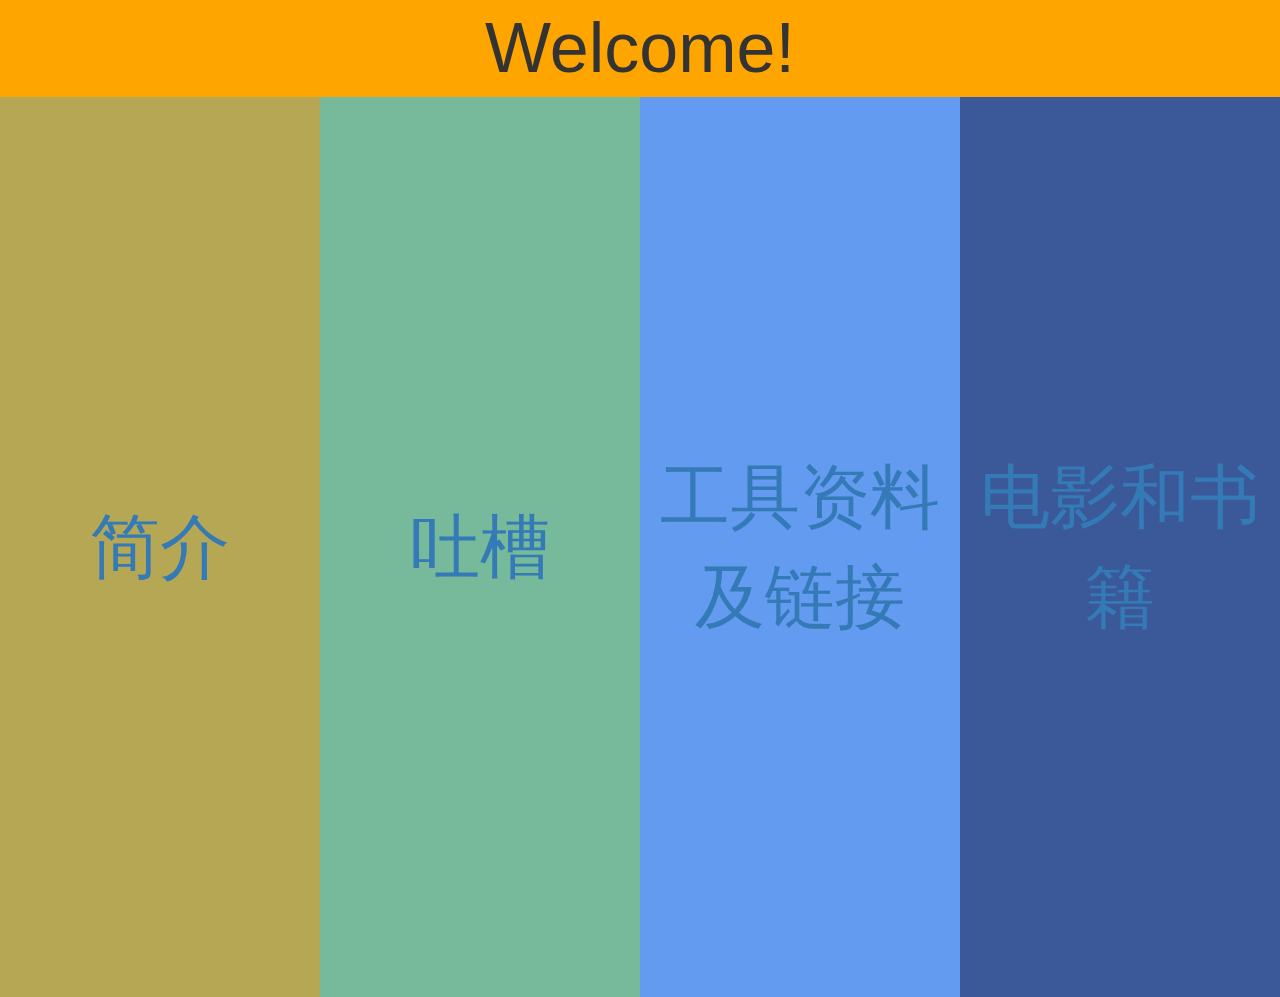
<file: code/index.html>
<!doctype html>
<html>
	<head>
		<meta charset="utf-8">
		<meta name="viewport" content="width=device-width,initial-scale=1">
		<title>personal page</title>
		<link rel="stylesheet" href="css/bootstrap.min.css">
		<link rel="stylesheet" href="css/style.css">
	</head>
	<body>
		<h1 id="banner">Welcome!</h1>
		<a href="html/fake_personal_information.html" class="col-xs-12 col-sm-6 col-md-6 col-lg-3" id="fake_personal_information">
			<div class="lie_middle">简介</div>
		</a>
		<a href="html/essay.html" class="col-xs-12 col-sm-6 col-md-6 col-lg-3" id="essay">
			<div class="lie_middle">吐槽</div>
		</a>
		<a href="html/useful_material_and_links_to_them.html" class="col-xs-12 col-sm-6 col-md-6 col-lg-3" id="useful_material_and_links_to_them">
			<div class="lie_middle">工具资料及链接</div>
		</a>
		<a href="html/intresting_films_and_books.html" class="col-xs-12 col-sm-6 col-md-6 col-lg-3" id="intresting_films_and_books">
			<div class="lie_middle">电影和书籍</div>
		</a>
			<script src="js/jquery-2.1.4.min.js"></script>
			<script src="js/bootstrap.min.js"></script>
			<script src="js/ajax-utils.js"></script>
			<script src="js/script.js"></script>
			<!-- <script>
				var height = document.querySelector("#banner").clientHeight;
				alert(window.screen.height);
				document.querySelector("#fake_personal_information").style.height = Number(window.screen.height).toString() + "px";
			</script> -->
	</body>
</html>
</file>
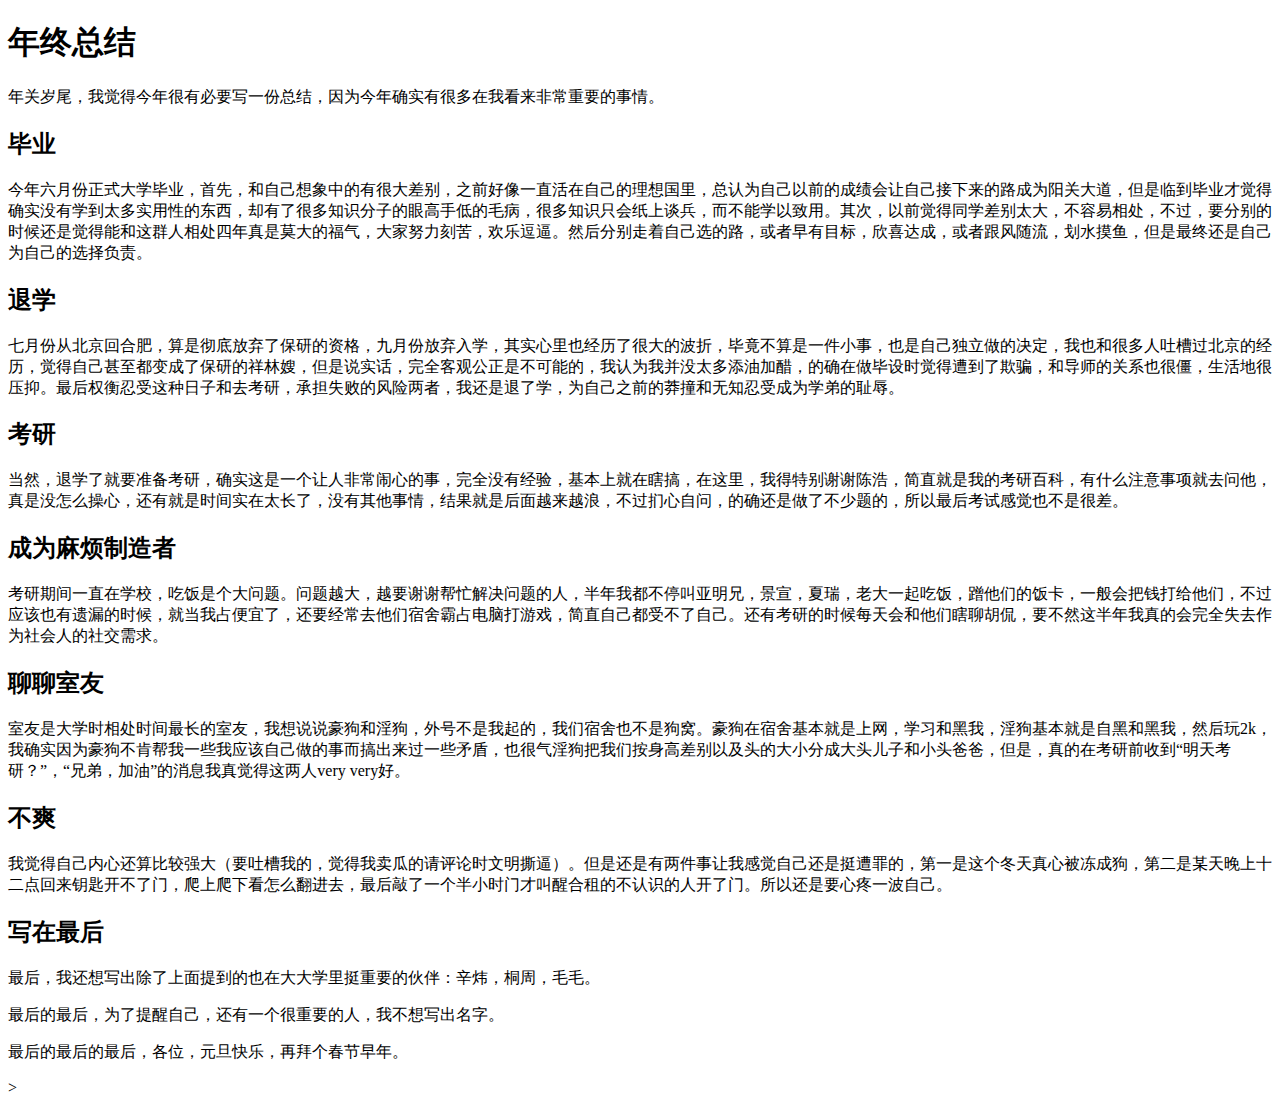
<file: summary/年终总结.html>
<!DOCTYPE html>
<html>
<head>
	<title>年终总结</title>
</head>
<body>
	<h1>年终总结</h1>

<p>年关岁尾，我觉得今年很有必要写一份总结，因为今年确实有很多在我看来非常重要的事情。</p>

<h2>毕业</h2>

<p>今年六月份正式大学毕业，首先，和自己想象中的有很大差别，之前好像一直活在自己的理想国里，总认为自己以前的成绩会让自己接下来的路成为阳关大道，但是临到毕业才觉得确实没有学到太多实用性的东西，却有了很多知识分子的眼高手低的毛病，很多知识只会纸上谈兵，而不能学以致用。其次，以前觉得同学差别太大，不容易相处，不过，要分别的时候还是觉得能和这群人相处四年真是莫大的福气，大家努力刻苦，欢乐逗逼。然后分别走着自己选的路，或者早有目标，欣喜达成，或者跟风随流，划水摸鱼，但是最终还是自己为自己的选择负责。</p>

<h2>退学</h2>

<p>七月份从北京回合肥，算是彻底放弃了保研的资格，九月份放弃入学，其实心里也经历了很大的波折，毕竟不算是一件小事，也是自己独立做的决定，我也和很多人吐槽过北京的经历，觉得自己甚至都变成了保研的祥林嫂，但是说实话，完全客观公正是不可能的，我认为我并没太多添油加醋，的确在做毕设时觉得遭到了欺骗，和导师的关系也很僵，生活地很压抑。最后权衡忍受这种日子和去考研，承担失败的风险两者，我还是退了学，为自己之前的莽撞和无知忍受成为学弟的耻辱。</p>

<h2>考研</h2>

<p>当然，退学了就要准备考研，确实这是一个让人非常闹心的事，完全没有经验，基本上就在瞎搞，在这里，我得特别谢谢陈浩，简直就是我的考研百科，有什么注意事项就去问他，真是没怎么操心，还有就是时间实在太长了，没有其他事情，结果就是后面越来越浪，不过扪心自问，的确还是做了不少题的，所以最后考试感觉也不是很差。</p>

<h2>成为麻烦制造者</h2>

<p>考研期间一直在学校，吃饭是个大问题。问题越大，越要谢谢帮忙解决问题的人，半年我都不停叫亚明兄，景宣，夏瑞，老大一起吃饭，蹭他们的饭卡，一般会把钱打给他们，不过应该也有遗漏的时候，就当我占便宜了，还要经常去他们宿舍霸占电脑打游戏，简直自己都受不了自己。还有考研的时候每天会和他们瞎聊胡侃，要不然这半年我真的会完全失去作为社会人的社交需求。</p>

<h2>聊聊室友</h2>

<p>室友是大学时相处时间最长的室友，我想说说豪狗和淫狗，外号不是我起的，我们宿舍也不是狗窝。豪狗在宿舍基本就是上网，学习和黑我，淫狗基本就是自黑和黑我，然后玩2k，我确实因为豪狗不肯帮我一些我应该自己做的事而搞出来过一些矛盾，也很气淫狗把我们按身高差别以及头的大小分成大头儿子和小头爸爸，但是，真的在考研前收到“明天考研？”，“兄弟，加油”的消息我真觉得这两人very very好。</p>

<h2>不爽</h2>

<p>我觉得自己内心还算比较强大（要吐槽我的，觉得我卖瓜的请评论时文明撕逼）。但是还是有两件事让我感觉自己还是挺遭罪的，第一是这个冬天真心被冻成狗，第二是某天晚上十二点回来钥匙开不了门，爬上爬下看怎么翻进去，最后敲了一个半小时门才叫醒合租的不认识的人开了门。所以还是要心疼一波自己。</p>

<h2>写在最后</h2>

<p>最后，我还想写出除了上面提到的也在大大学里挺重要的伙伴：辛炜，桐周，毛毛。</p>

<p>最后的最后，为了提醒自己，还有一个很重要的人，我不想写出名字。</p>

<p>最后的最后的最后，各位，元旦快乐，再拜个春节早年。</p>


</body>
</html>>
</file>
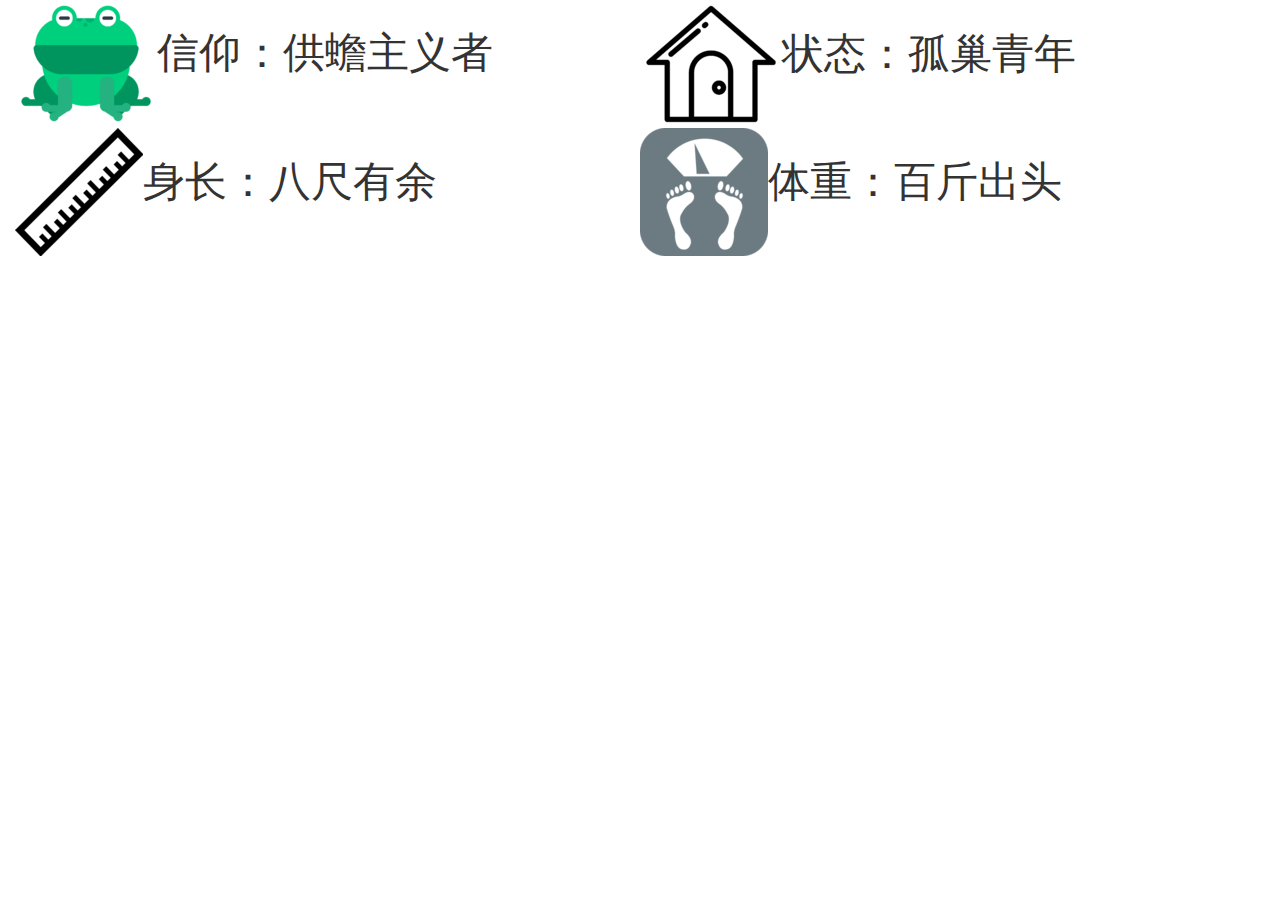
<file: code/html/fake_personal_information.html>
<!doctype html>
<html>
<head>
		<meta charset="utf-8">
		<meta name="viewport" content="width=device-width,initial-scale=1">
		<title>personal page</title>
		<link rel="stylesheet" href="../css/bootstrap.min.css">
		<link rel="stylesheet" href="../css/style.css">
	<title>fake_personal_information</title>
</head>
<body>
	<div class="container-fluid">
		<div calss="row">
			<div class="col-lg-6 col-md-6">
				<img id="belief" src="../image/frog.png" alt="frog"><span>信仰：供蟾主义者</span>
			</div>

			<div class="col-lg-6 col-md-6">
				<img id="house" src="../image/house.png" alt="house"><span>状态：孤巢青年</span>
			</div>

			<div class="col-lg-6 col-md-6">
				<img id="tall" src="../image/ruler.png" alt="tall"><span>身长：八尺有余</span>
			</div>

			<div class="col-lg-6 col-md-6">
				<img id="weight" src="../image/scales.png" alt="weight"><span>体重：百斤出头</span>
			</div>

		</div>
	</div>
			<script src="../js/jquery-2.1.4.min.js"></script>
			<script src="../js/bootstrap.min.js"></script>
			<script src="../js/script.js"></script>
</body>
</html>
</file>
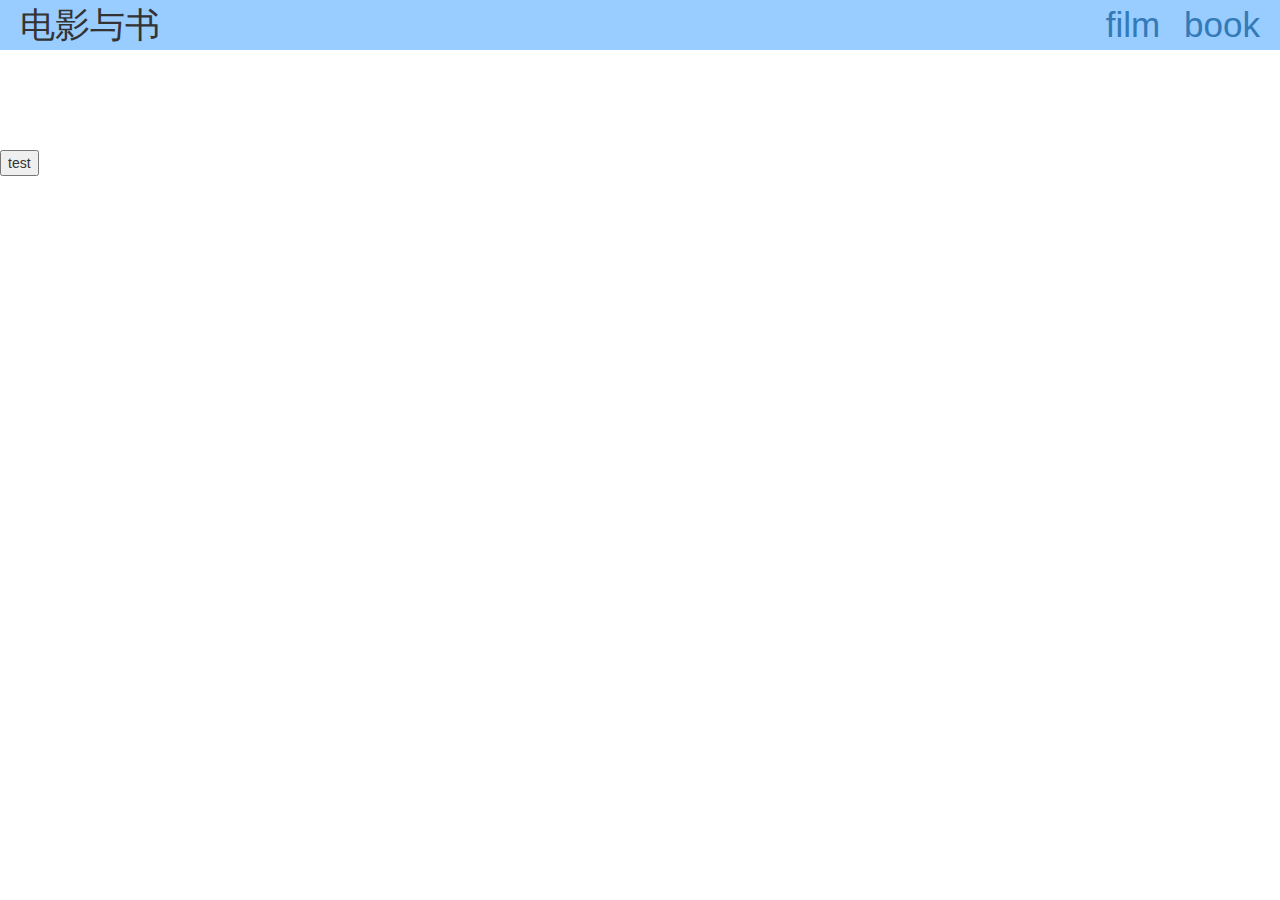
<file: code/html/intresting_films_and_books.html>
<!DOCTYPE html>
<html>
<head>
	<meta charset="utf-8">
	<meta name="viewport" content="width=device-width,initial-scale=1">
	<title>personal page</title>
	<link rel="stylesheet" href="../css/bootstrap.min.css">
	<link rel="stylesheet" href="../css/style.css">
	<title>intresting_films_and_books.html</title>
</head>
<body>
	<header>
		<div class="header-left">电影与书</div>
		<div class="header-right">
			<a href="#" id="films">film</a>
			<a href="#" id="books">book</a>
		</div>
	</header>
	<div class="films_and_books_container">
	</div>

	<button>
		test
	</button>

	<script src="../js/jquery-2.1.4.min.js"></script>
	<script src="../js/bootstrap.min.js"></script>
	<script src="../js/ajax-utils.js"></script>
	<script src="../js/filmsscript.js"></script>
</body>
</body>
</html>
</file>
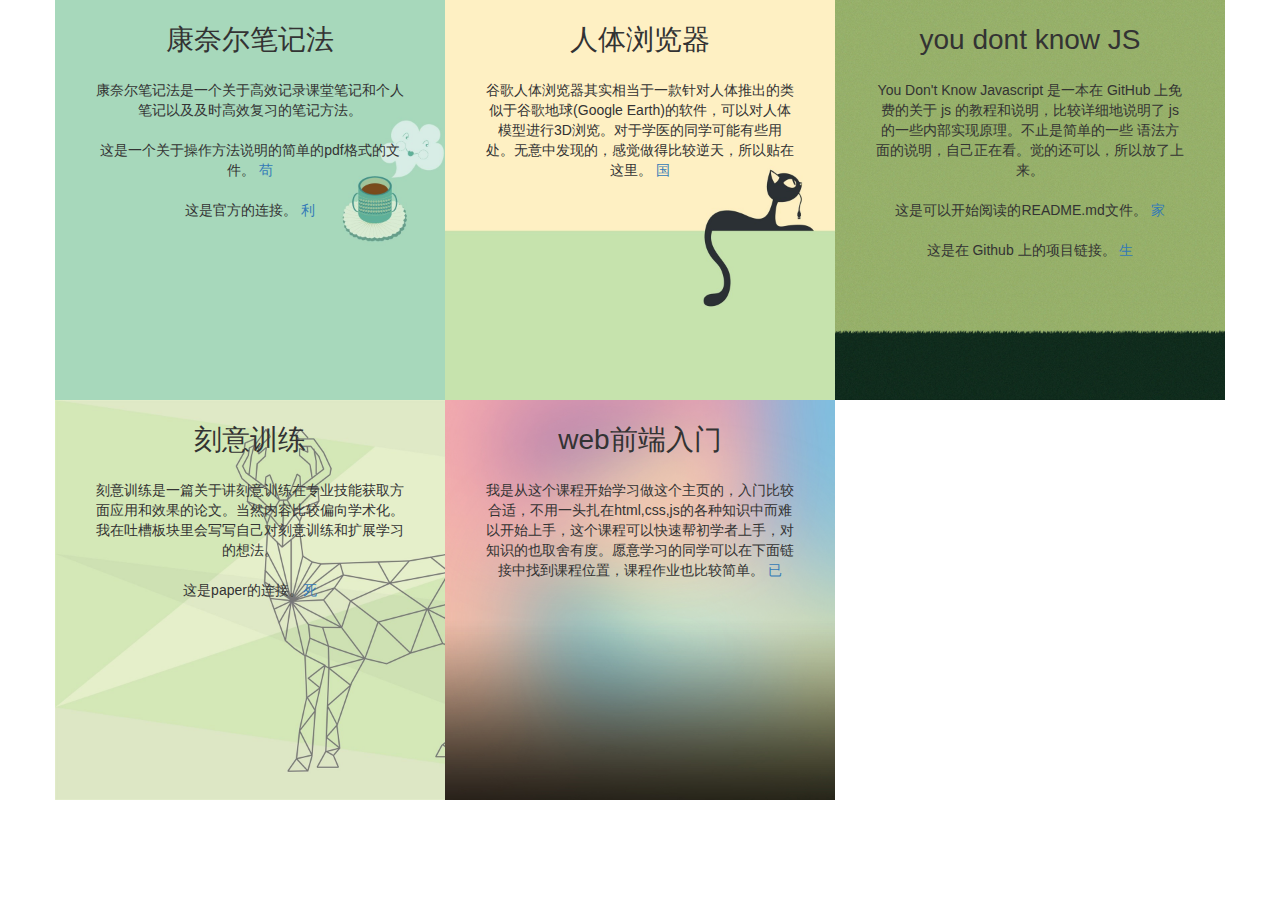
<file: code/html/useful_material_and_links_to_them.html>
<!DOCTYPE html>
<html>
<head>
	<meta charset="utf-8">
	<meta name="viewport" content="width=device-width,initial-scale=1">
	<title>personal page</title>
	<link rel="stylesheet" href="../css/bootstrap.min.css">
	<link rel="stylesheet" href="../css/style.css">
	<title>useful_material_and_links_to_them</title>
</head>
<body>
<div class="container">
	<div class="row">
		<div class="col-lg-4 col-md-6 col-sm-6 col-xs-12">
			<div  id="cornell_note">
				<span class = "material_title">康奈尔笔记法</span>
					<br>
					<br>
					<div>
						康奈尔笔记法是一个关于高效记录课堂笔记和个人笔记以及及时高效复习的笔记方法。
						<br>
						<br>
						这是一个关于操作方法说明的简单的pdf格式的文件。
						<a href="../useful_material/Cornell-NoteTaking-System.pdf">苟</a>
						<br>
						<br>
						这是官方的连接。
						<a href="http://lsc.cornell.edu/study-skills/cornell-note-taking-system/">利</a>
					</div>
			</div>
			<!-- 康奈尔笔记法 -->
		</div>
		<div class="col-lg-4 col-md-6 col-sm-6 col-xs-12">
			<div id="figure_browser">
				<span class = "material_title">人体浏览器</span>
				<br>
				<br>
				<div>	
					谷歌人体浏览器其实相当于一款针对人体推出的类似于谷歌地球(Google Earth)的软件，可以对人体模型进行3D浏览。对于学医的同学可能有些用处。无意中发现的，感觉做得比较逆天，所以贴在这里。
					<a href="https://zygotebody.com/">国</a>
				</div>
			</div>
			<!-- 人体浏览器 -->
		</div>
		<div class="col-lg-4 col-md-6 col-sm-6 col-xs-12">
			<div id="u_dt_know_js"> 
				<span class = "material_title">you dont know JS</span>
				<br>
				<br>
				<div>
					You Don't Know Javascript 是一本在 GitHub 上免费的关于 js 的教程和说明，比较详细地说明了 js 的一些内部实现原理。不止是简单的一些
					语法方面的说明，自己正在看。觉的还可以，所以放了上来。
					<br>
					<br>
					这是可以开始阅读的README.md文件。 <a href="../useful_material/You-Dont-Know-JS-master/README.md">家</a>
					<br>
					<br>
					这是在 Github 上的项目链接。 <a href="https://github.com/getify/You-Dont-Know-JS">生</a>
				</div>
			</div>
			<!-- you dont know JS -->
		</div>
		<div class="col-lg-4 col-md-6 col-sm-6 col-xs-12">
			<div id="deliberately_practice">
				<span class = "material_title">刻意训练</span>
				<br>
				<br>
				<div>
					刻意训练是一篇关于讲刻意训练在专业技能获取方面应用和效果的论文。当然内容比较偏向学术化。我在吐槽板块里会写写自己对刻意训练和扩展学习的想法。
					<br>
					<br>
					这是paper的连接。<a href="../useful_material/EricssonDeliberatePracticePR93.PDF">死</a>
				</div>
			</div>
			<!-- 刻意训练 -->
		</div>
		<div class="col-lg-4 col-md-6 col-sm-6 col-xs-12"> 
			<div id = "web_development">
				<span class = "material_title">web前端入门</span>
				<br>
				<br>
				<div>
					我是从这个课程开始学习做这个主页的，入门比较合适，不用一头扎在html,css,js的各种知识中而难以开始上手，这个课程可以快速帮初学者上手，对知识的也取舍有度。愿意学习的同学可以在下面链接中找到课程位置，课程作业也比较简单。 <a href="https://www.coursera.org/learn/html-css-javascript-for-web-developers/home/welcome">已</a>
				</div>
			</div>
		</div>
	</div>
</div>

	<script src="../js/jquery-2.1.4.min.js"></script>
	<script src="../js/bootstrap.min.js"></script>
	<script src="../js/ajax-utils.js"></script>
	<script src="../js/script.js"></script>
</body>
</html>
</file>
<file: code/css/style.css>
#banner {
	background-color: orange;
	text-align: center;
	padding: 10px;
	margin-top: 0px;
	margin-bottom: 0px;
	font-size: 5em;
}
#fake_personal_information {
	background-color: #b6a754;
}
#essay {
	background-color: #77ba9b;
}
#useful_material_and_links_to_them {
	background-color: #639bf1;
}
#intresting_films_and_books {
	background-color: #3b5998;
}

#fake_personal_information, #essay, #useful_material_and_links_to_them, #intresting_films_and_books{
	text-align: center;
	font-size: 5em;
	display: table;
}

.lie_middle {
	display: table-cell;
	vertical-align: middle;
}

.jianjie {
	margin: 20px;
}

div > span {
	font-size: 3em;
}

#belief {
	src: url(../image/frog.png);
}

#house {
	src: url(../image/house.png);
}

#tall {
	src: url(../image/ruler.png);
}

#weight {
	src: url(../image/scales.png);
}

#cornell_note {
	background-image: url(../image/background/1_1.jpg);
}

#figure_browser {
	background-image: url(../image/background/1_2.jpg);
}

#u_dt_know_js {
	background-image: url(../image/background/1_5.jpg);
}

#deliberately_practice {
	background-image: url(../image/background/1_6.jpg);
}

#web_development {
	background-image: url(../image/background/1_4.jpg);
}

#cornell_note, #figure_browser, #u_dt_know_js, #deliberately_practice, #web_development{
	height: 400px;
	background-repeat: no-repeat;
	background-size: cover;
	text-align: center;
	padding: 20px;
	padding-left: 40px;
	padding-right: 40px;
}

.col-lg-4, .col-md-6, .col-sm-6, .col-xs-12{
	padding: 0px;
}

.material_title {
	font-size: 2em;
}
/*films_and_books_css*/
header {
	display: flex;
	justify-content: space-between;
	align-items: center;
	background-color: #99CCFF;
}

.header-left {
	font-size: 2.5em;
	margin-left: 20px;
}

#films, #books {
	margin-right: 20px;
	font-size: 2.5em;
}

.films_and_books_container {
	margin: auto 50px;
	/*test*/
/*	background-color: green;*/
	height: 100px;
}

.films_items {
	display: flex;
	justify-content: space-between;
}
</file>
